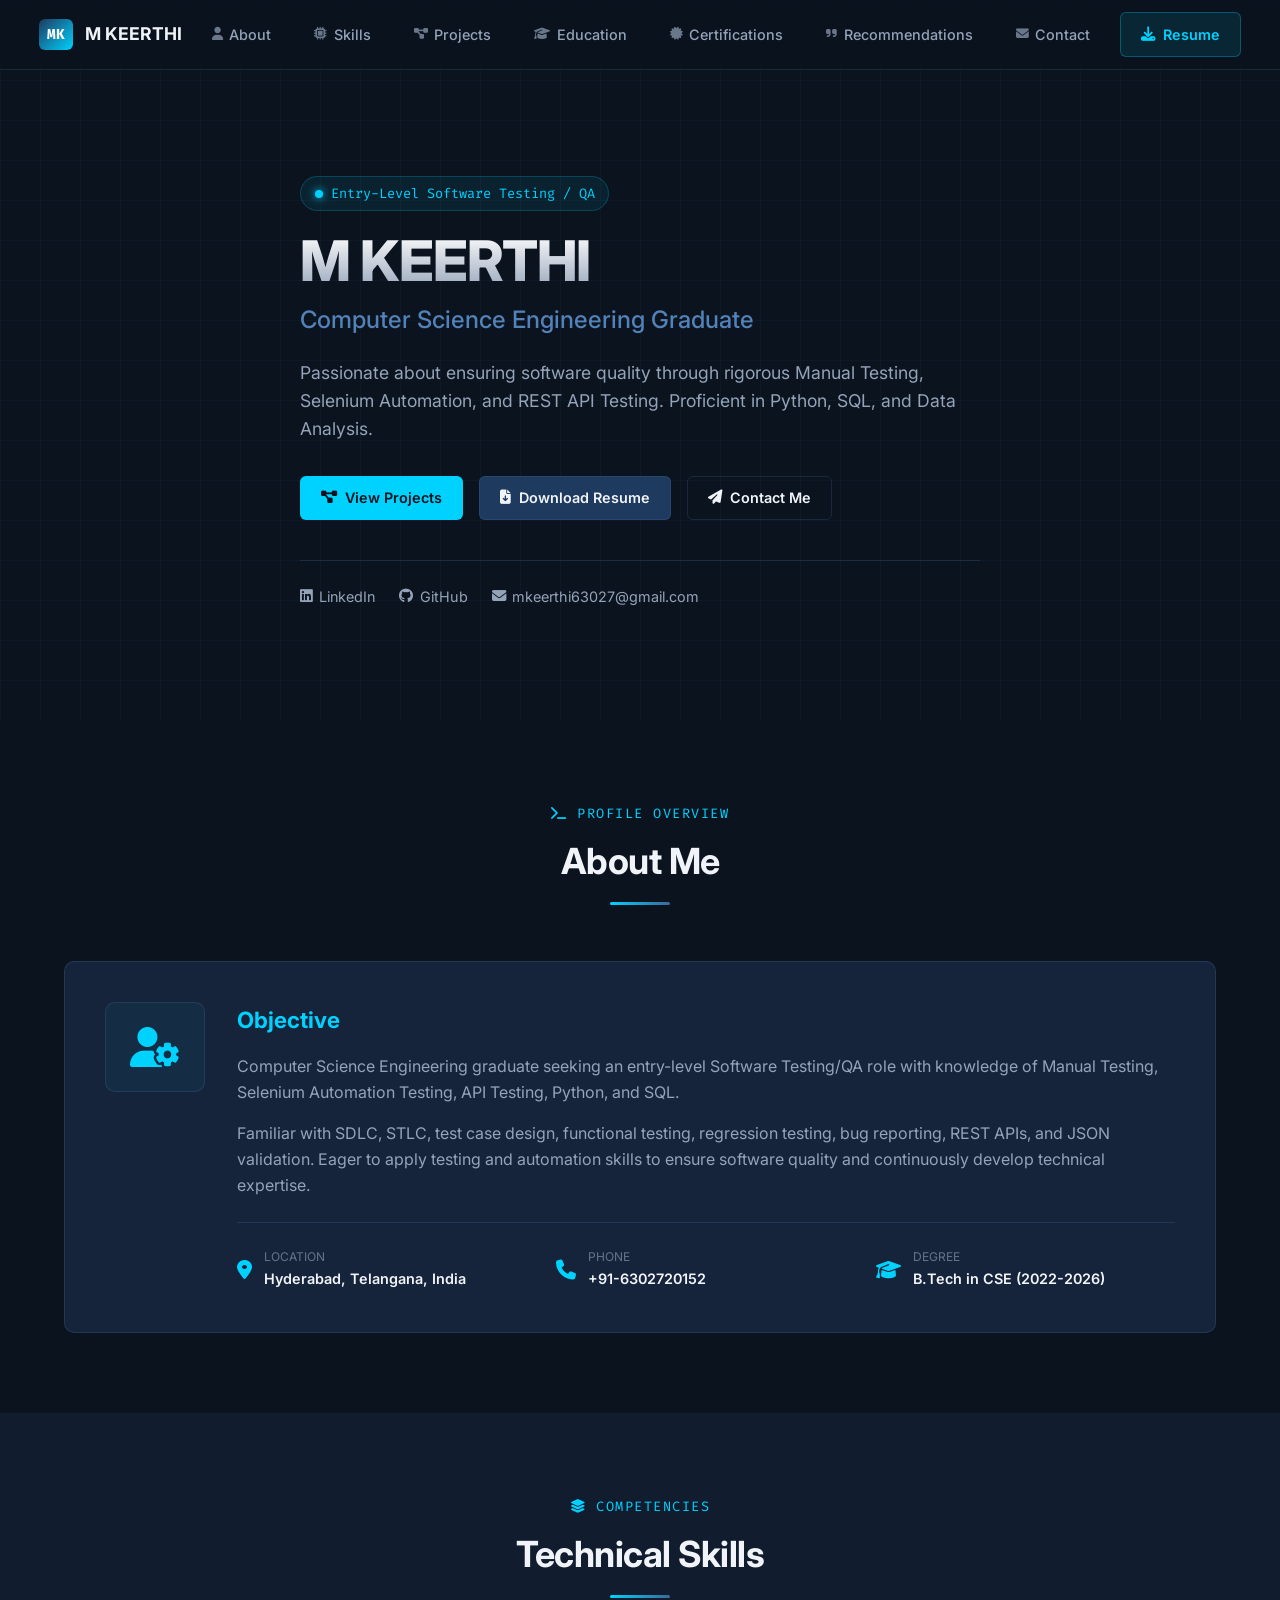
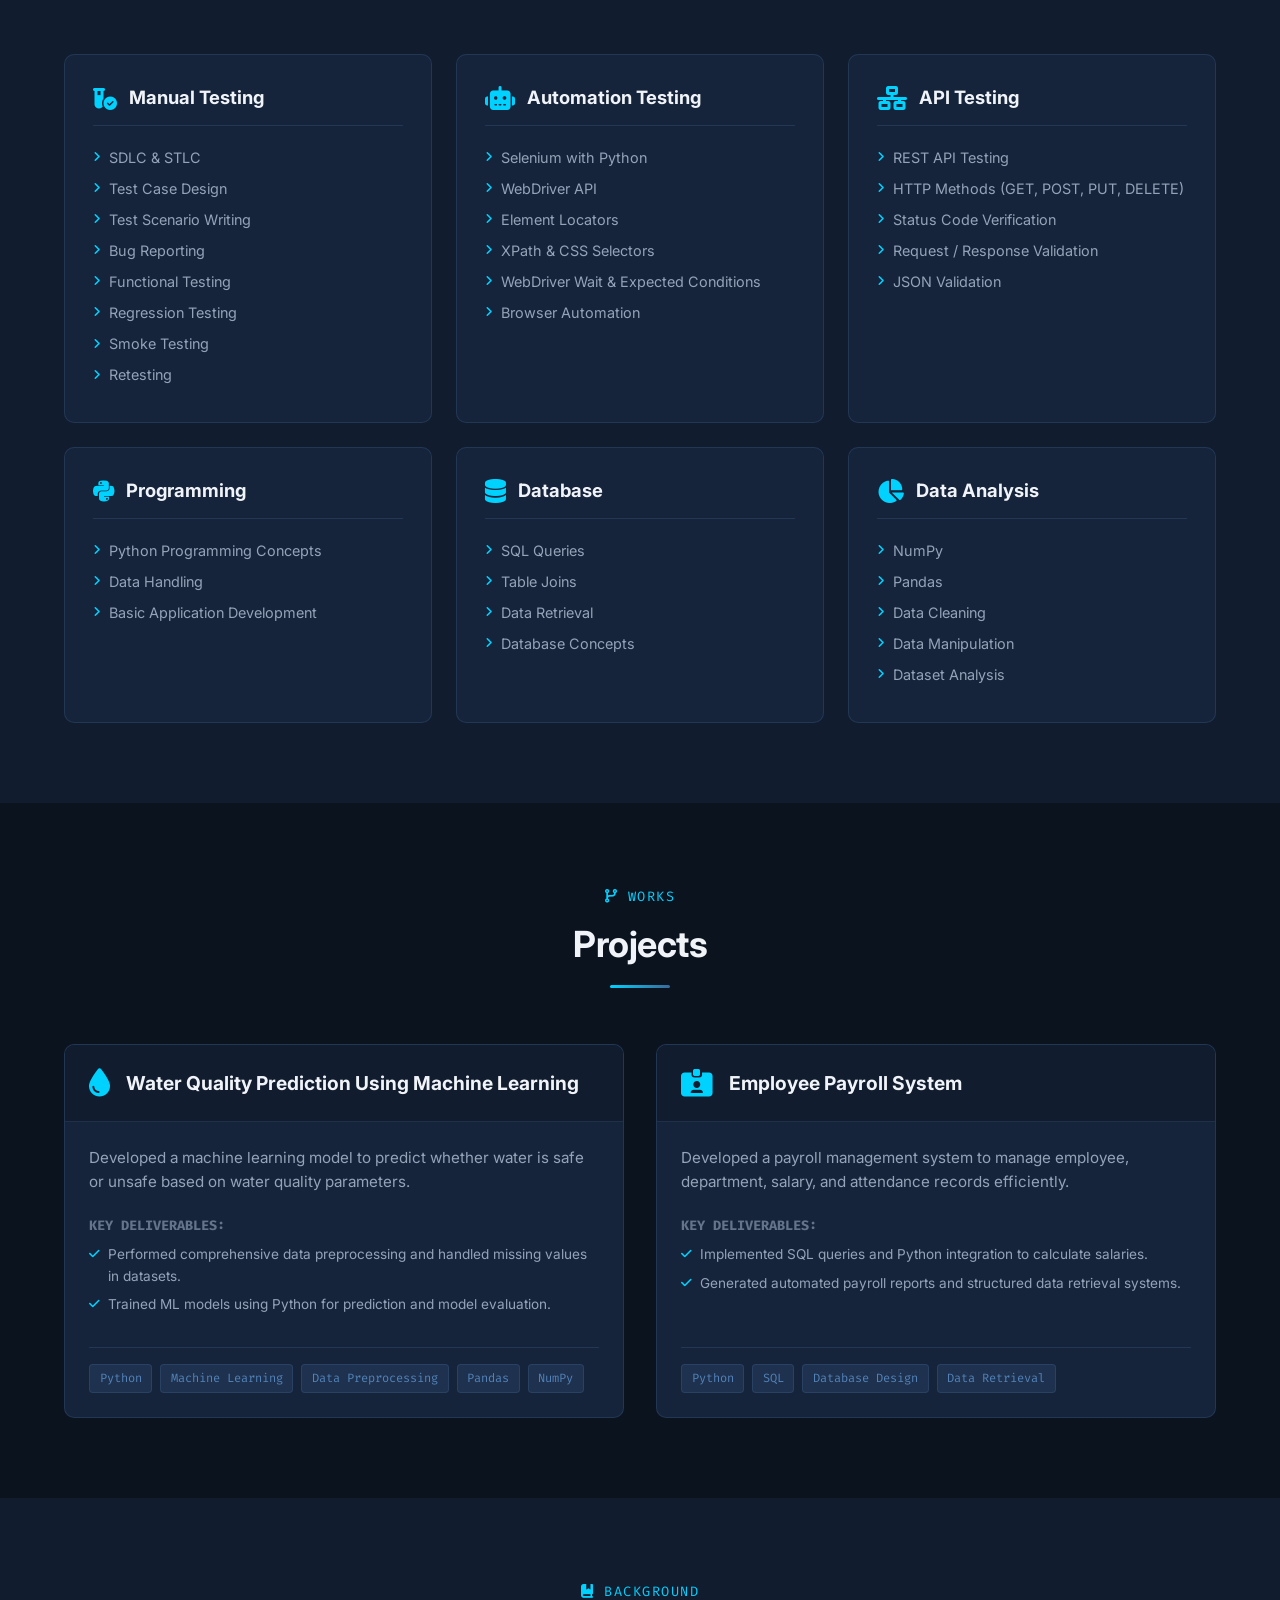
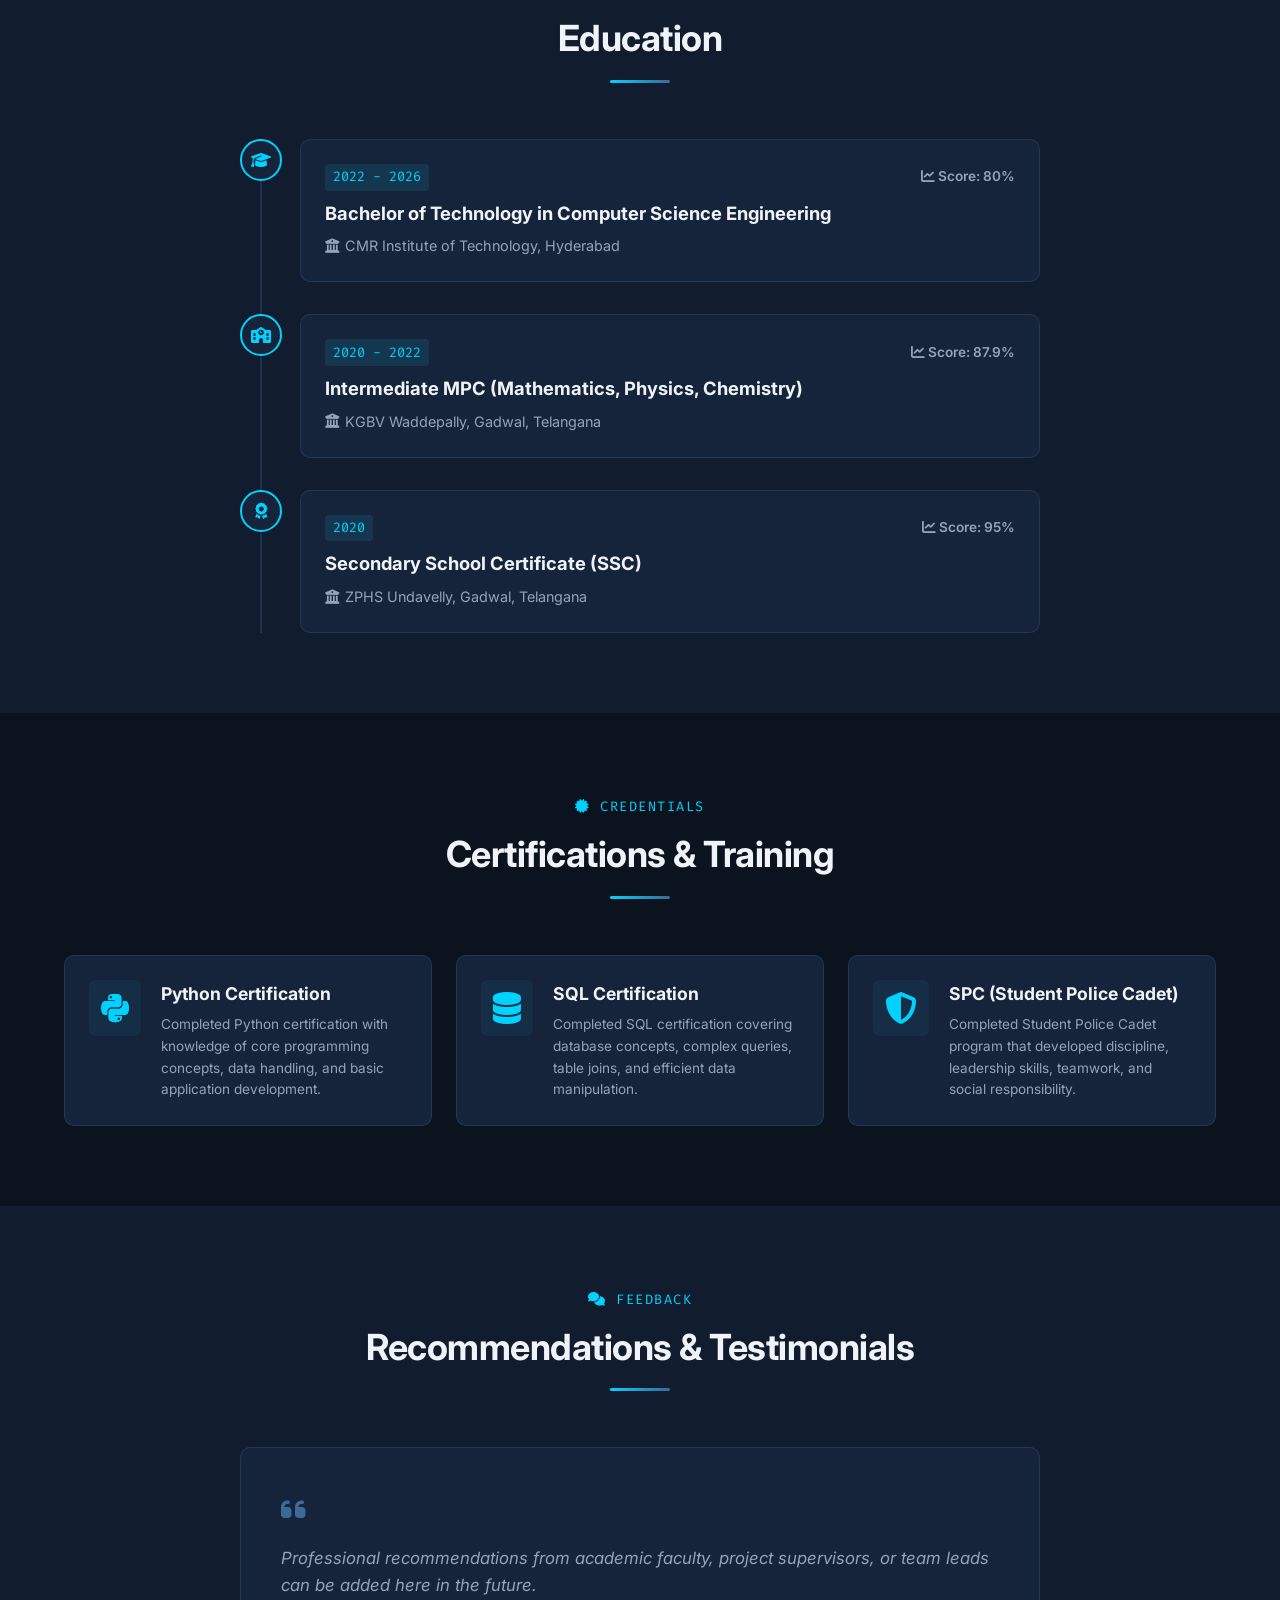
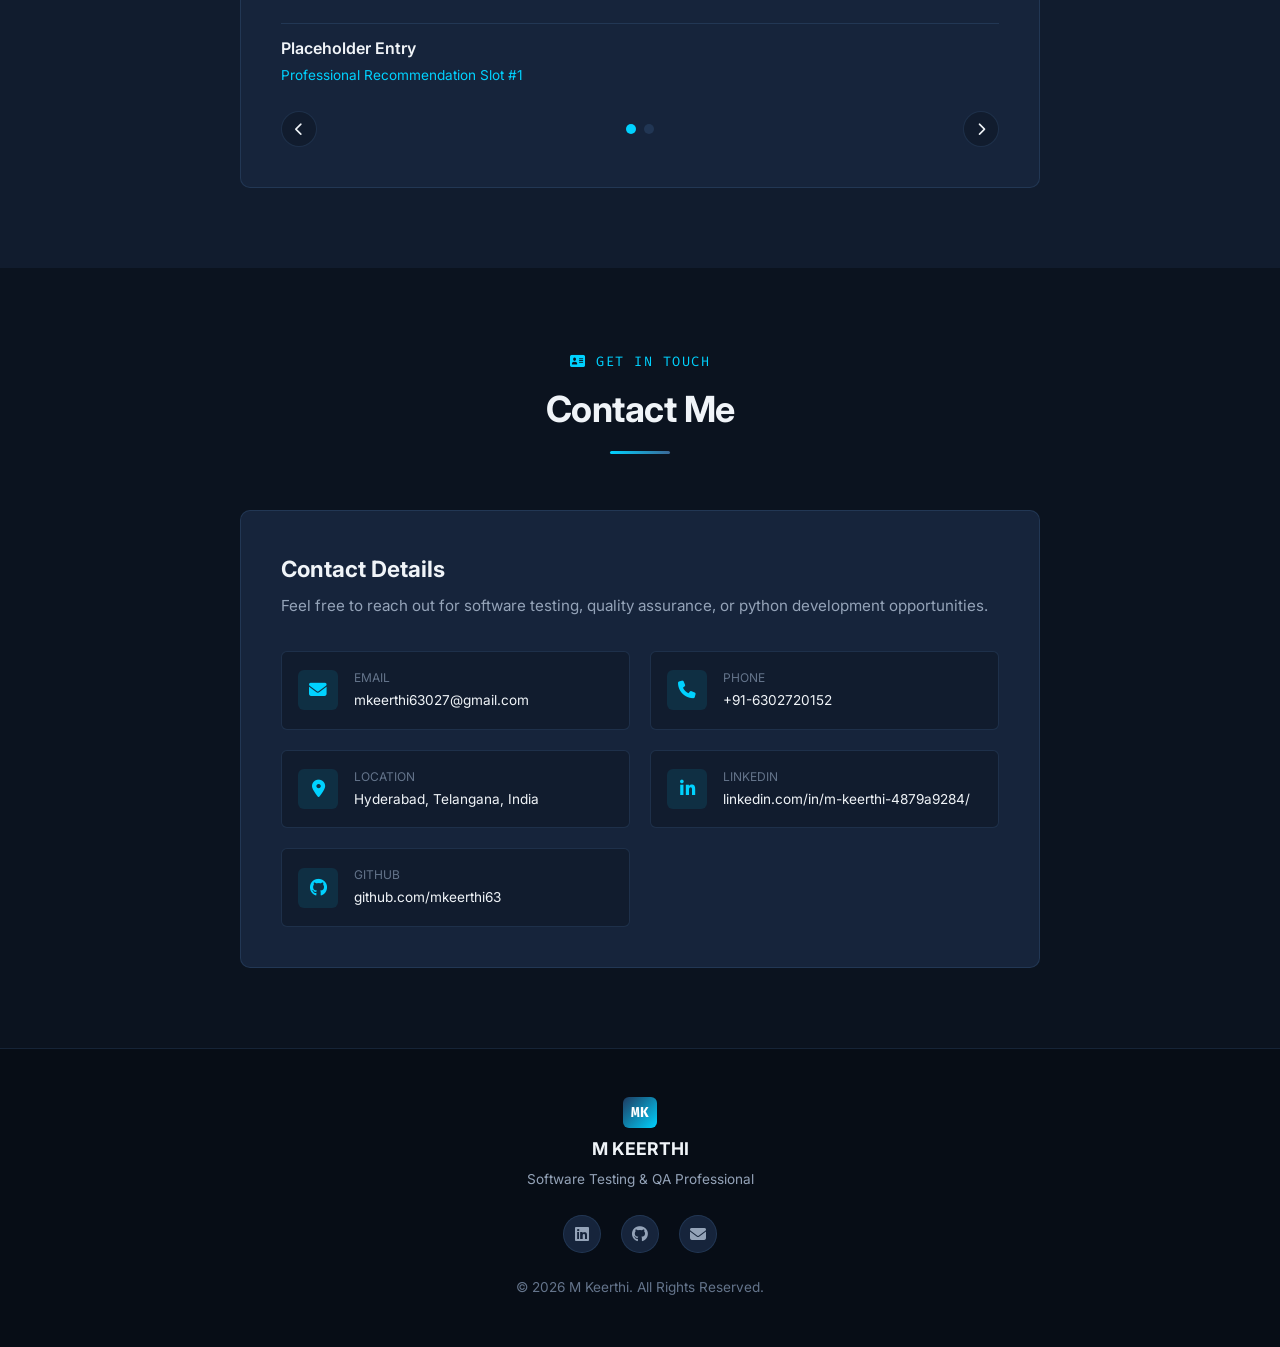
<file: index.html>
<!DOCTYPE html>
<html lang="en">
<head>
    <meta charset="UTF-8">
    <meta name="viewport" content="width=device-width, initial-scale=1.0">
    <meta name="description" content="Portfolio of M Keerthi - Computer Science Engineering graduate seeking entry-level Software Testing/QA roles with skills in Manual Testing, Selenium, API Testing, Python, and SQL.">
    <meta name="keywords" content="M Keerthi, Software Testing, QA, Selenium, API Testing, Manual Testing, Python, SQL, Portfolio">
    <meta name="author" content="M Keerthi">
    
    <!-- Open Graph Metadata -->
    <meta property="og:title" content="M Keerthi | Software Testing & QA Portfolio">
    <meta property="og:description" content="Portfolio of M Keerthi - CSE Graduate specializing in Software Testing, Automation, and Data Analysis.">
    <meta property="og:type" content="website">

    <title>M Keerthi | Software Testing & QA Portfolio</title>

    <!-- Font Awesome Icons CDN -->
    <link rel="stylesheet" href="https://cdnjs.cloudflare.com/ajax/libs/font-awesome/6.5.1/css/all.min.css" integrity="sha512-DTOQO9RWCH3ppGqcWaEA1BIZOC6xxalwEsw9c2QQeAIftl+Vegovlnee1c9QX4TctnWMn13TZye+giMm8e2LwA==" crossorigin="anonymous" referrerpolicy="no-referrer" />

    <!-- Google Fonts -->
    <link rel="preconnect" href="https://fonts.googleapis.com">
    <link rel="preconnect" href="https://fonts.gstatic.com" crossorigin>
    <link href="https://fonts.googleapis.com/css2?family=Fira+Code:wght@400;500;600&family=Inter:wght@300;400;500;600;700&display=swap" rel="stylesheet">

    <!-- Stylesheet -->
    <link rel="stylesheet" href="index.css">
</head>
<body>

    <!-- Fixed Header / Navigation -->
    <header class="navbar-header" id="navbar">
        <div class="nav-container">
            <a href="#hero" class="nav-logo" aria-label="Home">
                <span class="logo-badge">MK</span>
                <span class="logo-text">M KEERTHI</span>
            </a>
            
            <nav class="nav-menu" id="nav-menu">
                <ul class="nav-list">
                    <li><a href="#about" class="nav-link"><i class="fa-solid fa-user nav-icon"></i>About</a></li>
                    <li><a href="#skills" class="nav-link"><i class="fa-solid fa-microchip nav-icon"></i>Skills</a></li>
                    <li><a href="#projects" class="nav-link"><i class="fa-solid fa-diagram-project nav-icon"></i>Projects</a></li>
                    <li><a href="#education" class="nav-link"><i class="fa-solid fa-graduation-cap nav-icon"></i>Education</a></li>
                    <li><a href="#certifications" class="nav-link"><i class="fa-solid fa-certificate nav-icon"></i>Certifications</a></li>
                    <li><a href="#testimonials" class="nav-link"><i class="fa-solid fa-quote-right nav-icon"></i>Recommendations</a></li>
                    <li><a href="#contact" class="nav-link"><i class="fa-solid fa-envelope nav-icon"></i>Contact</a></li>
                </ul>
            </nav>

            <div class="nav-actions">
                <a href="Keerthi/KEERTHIM.pdf" class="btn btn-nav" download="M_Keerthi_Resume.pdf" aria-label="Download Resume PDF">
                    <i class="fa-solid fa-download"></i> <span>Resume</span>
                </a>
                <button class="hamburger-menu" id="hamburger" aria-label="Toggle Navigation Menu">
                    <i class="fa-solid fa-bars"></i>
                </button>
            </div>
        </div>
    </header>

    <main id="main-content">
        <!-- Hero Section -->
        <section id="hero" class="hero-section">
            <div class="hero-bg-grid"></div>
            <div class="container hero-container">
                <div class="hero-content reveal-element">
                    <div class="status-badge">
                        <span class="status-dot"></span> Entry-Level Software Testing / QA
                    </div>
                    <h1 class="hero-title">M KEERTHI</h1>
                    <h2 class="hero-subtitle">Computer Science Engineering Graduate</h2>
                    <p class="hero-description">
                        Passionate about ensuring software quality through rigorous Manual Testing, Selenium Automation, and REST API Testing. Proficient in Python, SQL, and Data Analysis.
                    </p>
                    <div class="hero-buttons">
                        <a href="#projects" class="btn btn-primary">
                            <i class="fa-solid fa-diagram-project"></i> View Projects
                        </a>
                        <a href="Keerthi/KEERTHIM.pdf" class="btn btn-secondary" download="M_Keerthi_Resume.pdf">
                            <i class="fa-solid fa-file-arrow-down"></i> Download Resume
                        </a>
                        <a href="#contact" class="btn btn-outline">
                            <i class="fa-solid fa-paper-plane"></i> Contact Me
                        </a>
                    </div>
                    <div class="hero-socials">
                        <a href="https://www.linkedin.com/in/m-keerthi-4879a9284/" target="_blank" rel="noopener noreferrer" aria-label="LinkedIn Profile">
                            <i class="fa-brands fa-linkedin"></i> LinkedIn
                        </a>
                        <a href="https://github.com/mkeerthi63" target="_blank" rel="noopener noreferrer" aria-label="GitHub Profile">
                            <i class="fa-brands fa-github"></i> GitHub
                        </a>
                        <a href="mailto:mkeerthi63027@gmail.com" aria-label="Send Email">
                            <i class="fa-solid fa-envelope"></i> mkeerthi63027@gmail.com
                        </a>
                    </div>
                </div>
            </div>
        </section>

        <!-- About Section -->
        <section id="about" class="section-padding">
            <div class="container">
                <div class="section-header reveal-element">
                    <span class="section-tag"><i class="fa-solid fa-terminal"></i> PROFILE OVERVIEW</span>
                    <h2 class="section-title">About Me</h2>
                    <div class="section-divider"></div>
                </div>
                
                <div class="about-card reveal-element">
                    <div class="about-icon-box">
                        <i class="fa-solid fa-user-gear"></i>
                    </div>
                    <div class="about-body">
                        <h3 class="about-heading">Objective</h3>
                        <p class="about-text">
                            Computer Science Engineering graduate seeking an entry-level Software Testing/QA role with knowledge of Manual Testing, Selenium Automation Testing, API Testing, Python, and SQL.
                        </p>
                        <p class="about-text">
                            Familiar with SDLC, STLC, test case design, functional testing, regression testing, bug reporting, REST APIs, and JSON validation. Eager to apply testing and automation skills to ensure software quality and continuously develop technical expertise.
                        </p>
                        <div class="about-highlights">
                            <div class="highlight-item">
                                <i class="fa-solid fa-location-dot"></i>
                                <div>
                                    <span class="hl-label">Location</span>
                                    <span class="hl-val">Hyderabad, Telangana, India</span>
                                </div>
                            </div>
                            <div class="highlight-item">
                                <i class="fa-solid fa-phone"></i>
                                <div>
                                    <span class="hl-label">Phone</span>
                                    <span class="hl-val">+91-6302720152</span>
                                </div>
                            </div>
                            <div class="highlight-item">
                                <i class="fa-solid fa-graduation-cap"></i>
                                <div>
                                    <span class="hl-label">Degree</span>
                                    <span class="hl-val">B.Tech in CSE (2022-2026)</span>
                                </div>
                            </div>
                        </div>
                    </div>
                </div>
            </div>
        </section>

        <!-- Technical Skills Section -->
        <section id="skills" class="section-padding bg-alt">
            <div class="container">
                <div class="section-header reveal-element">
                    <span class="section-tag"><i class="fa-solid fa-layer-group"></i> COMPETENCIES</span>
                    <h2 class="section-title">Technical Skills</h2>
                    <div class="section-divider"></div>
                </div>

                <div class="skills-grid">
                    <!-- Manual Testing Card -->
                    <div class="skill-card reveal-element">
                        <div class="skill-card-header">
                            <i class="fa-solid fa-vial-circle-check skill-icon"></i>
                            <h3>Manual Testing</h3>
                        </div>
                        <ul class="skill-list">
                            <li><i class="fa-solid fa-angle-right"></i> SDLC & STLC</li>
                            <li><i class="fa-solid fa-angle-right"></i> Test Case Design</li>
                            <li><i class="fa-solid fa-angle-right"></i> Test Scenario Writing</li>
                            <li><i class="fa-solid fa-angle-right"></i> Bug Reporting</li>
                            <li><i class="fa-solid fa-angle-right"></i> Functional Testing</li>
                            <li><i class="fa-solid fa-angle-right"></i> Regression Testing</li>
                            <li><i class="fa-solid fa-angle-right"></i> Smoke Testing</li>
                            <li><i class="fa-solid fa-angle-right"></i> Retesting</li>
                        </ul>
                    </div>

                    <!-- Automation Testing Card -->
                    <div class="skill-card reveal-element">
                        <div class="skill-card-header">
                            <i class="fa-solid fa-robot skill-icon"></i>
                            <h3>Automation Testing</h3>
                        </div>
                        <ul class="skill-list">
                            <li><i class="fa-solid fa-angle-right"></i> Selenium with Python</li>
                            <li><i class="fa-solid fa-angle-right"></i> WebDriver API</li>
                            <li><i class="fa-solid fa-angle-right"></i> Element Locators</li>
                            <li><i class="fa-solid fa-angle-right"></i> XPath & CSS Selectors</li>
                            <li><i class="fa-solid fa-angle-right"></i> WebDriver Wait & Expected Conditions</li>
                            <li><i class="fa-solid fa-angle-right"></i> Browser Automation</li>
                        </ul>
                    </div>

                    <!-- API Testing Card -->
                    <div class="skill-card reveal-element">
                        <div class="skill-card-header">
                            <i class="fa-solid fa-network-wired skill-icon"></i>
                            <h3>API Testing</h3>
                        </div>
                        <ul class="skill-list">
                            <li><i class="fa-solid fa-angle-right"></i> REST API Testing</li>
                            <li><i class="fa-solid fa-angle-right"></i> HTTP Methods (GET, POST, PUT, DELETE)</li>
                            <li><i class="fa-solid fa-angle-right"></i> Status Code Verification</li>
                            <li><i class="fa-solid fa-angle-right"></i> Request / Response Validation</li>
                            <li><i class="fa-solid fa-angle-right"></i> JSON Validation</li>
                        </ul>
                    </div>

                    <!-- Programming Card -->
                    <div class="skill-card reveal-element">
                        <div class="skill-card-header">
                            <i class="fa-brands fa-python skill-icon"></i>
                            <h3>Programming</h3>
                        </div>
                        <ul class="skill-list">
                            <li><i class="fa-solid fa-angle-right"></i> Python Programming Concepts</li>
                            <li><i class="fa-solid fa-angle-right"></i> Data Handling</li>
                            <li><i class="fa-solid fa-angle-right"></i> Basic Application Development</li>
                        </ul>
                    </div>

                    <!-- Database Card -->
                    <div class="skill-card reveal-element">
                        <div class="skill-card-header">
                            <i class="fa-solid fa-database skill-icon"></i>
                            <h3>Database</h3>
                        </div>
                        <ul class="skill-list">
                            <li><i class="fa-solid fa-angle-right"></i> SQL Queries</li>
                            <li><i class="fa-solid fa-angle-right"></i> Table Joins</li>
                            <li><i class="fa-solid fa-angle-right"></i> Data Retrieval</li>
                            <li><i class="fa-solid fa-angle-right"></i> Database Concepts</li>
                        </ul>
                    </div>

                    <!-- Data Analysis Card -->
                    <div class="skill-card reveal-element">
                        <div class="skill-card-header">
                            <i class="fa-solid fa-chart-pie skill-icon"></i>
                            <h3>Data Analysis</h3>
                        </div>
                        <ul class="skill-list">
                            <li><i class="fa-solid fa-angle-right"></i> NumPy</li>
                            <li><i class="fa-solid fa-angle-right"></i> Pandas</li>
                            <li><i class="fa-solid fa-angle-right"></i> Data Cleaning</li>
                            <li><i class="fa-solid fa-angle-right"></i> Data Manipulation</li>
                            <li><i class="fa-solid fa-angle-right"></i> Dataset Analysis</li>
                        </ul>
                    </div>
                </div>
            </div>
        </section>

        <!-- Projects Section -->
        <section id="projects" class="section-padding">
            <div class="container">
                <div class="section-header reveal-element">
                    <span class="section-tag"><i class="fa-solid fa-code-branch"></i> WORKS</span>
                    <h2 class="section-title">Projects</h2>
                    <div class="section-divider"></div>
                </div>

                <div class="projects-grid">
                    <!-- Project 1 -->
                    <div class="project-card reveal-element">
                        <div class="project-header">
                            <i class="fa-solid fa-droplet project-type-icon"></i>
                            <h3 class="project-title">Water Quality Prediction Using Machine Learning</h3>
                        </div>
                        <div class="project-body">
                            <p class="project-description">
                                Developed a machine learning model to predict whether water is safe or unsafe based on water quality parameters.
                            </p>
                            <div class="project-details">
                                <h4>Key Deliverables:</h4>
                                <ul>
                                    <li><i class="fa-solid fa-check"></i> Performed comprehensive data preprocessing and handled missing values in datasets.</li>
                                    <li><i class="fa-solid fa-check"></i> Trained ML models using Python for prediction and model evaluation.</li>
                                </ul>
                            </div>
                            <div class="tech-tags">
                                <span class="tag">Python</span>
                                <span class="tag">Machine Learning</span>
                                <span class="tag">Data Preprocessing</span>
                                <span class="tag">Pandas</span>
                                <span class="tag">NumPy</span>
                            </div>
                        </div>
                    </div>

                    <!-- Project 2 -->
                    <div class="project-card reveal-element">
                        <div class="project-header">
                            <i class="fa-solid fa-id-card-clip project-type-icon"></i>
                            <h3 class="project-title">Employee Payroll System</h3>
                        </div>
                        <div class="project-body">
                            <p class="project-description">
                                Developed a payroll management system to manage employee, department, salary, and attendance records efficiently.
                            </p>
                            <div class="project-details">
                                <h4>Key Deliverables:</h4>
                                <ul>
                                    <li><i class="fa-solid fa-check"></i> Implemented SQL queries and Python integration to calculate salaries.</li>
                                    <li><i class="fa-solid fa-check"></i> Generated automated payroll reports and structured data retrieval systems.</li>
                                </ul>
                            </div>
                            <div class="tech-tags">
                                <span class="tag">Python</span>
                                <span class="tag">SQL</span>
                                <span class="tag">Database Design</span>
                                <span class="tag">Data Retrieval</span>
                            </div>
                        </div>
                    </div>
                </div>
            </div>
        </section>

        <!-- Education Section -->
        <section id="education" class="section-padding bg-alt">
            <div class="container">
                <div class="section-header reveal-element">
                    <span class="section-tag"><i class="fa-solid fa-book-bookmark"></i> BACKGROUND</span>
                    <h2 class="section-title">Education</h2>
                    <div class="section-divider"></div>
                </div>

                <div class="education-timeline reveal-element">
                    <!-- Degree 1 -->
                    <div class="timeline-card">
                        <div class="timeline-badge"><i class="fa-solid fa-graduation-cap"></i></div>
                        <div class="timeline-content">
                            <div class="timeline-meta">
                                <span class="timeline-year">2022 - 2026</span>
                                <span class="timeline-score"><i class="fa-solid fa-chart-line"></i> Score: 80%</span>
                            </div>
                            <h3 class="edu-degree">Bachelor of Technology in Computer Science Engineering</h3>
                            <p class="edu-institution"><i class="fa-solid fa-building-columns"></i> CMR Institute of Technology, Hyderabad</p>
                        </div>
                    </div>

                    <!-- Degree 2 -->
                    <div class="timeline-card">
                        <div class="timeline-badge"><i class="fa-solid fa-school"></i></div>
                        <div class="timeline-content">
                            <div class="timeline-meta">
                                <span class="timeline-year">2020 - 2022</span>
                                <span class="timeline-score"><i class="fa-solid fa-chart-line"></i> Score: 87.9%</span>
                            </div>
                            <h3 class="edu-degree">Intermediate MPC (Mathematics, Physics, Chemistry)</h3>
                            <p class="edu-institution"><i class="fa-solid fa-building-columns"></i> KGBV Waddepally, Gadwal, Telangana</p>
                        </div>
                    </div>

                    <!-- Degree 3 -->
                    <div class="timeline-card">
                        <div class="timeline-badge"><i class="fa-solid fa-award"></i></div>
                        <div class="timeline-content">
                            <div class="timeline-meta">
                                <span class="timeline-year">2020</span>
                                <span class="timeline-score"><i class="fa-solid fa-chart-line"></i> Score: 95%</span>
                            </div>
                            <h3 class="edu-degree">Secondary School Certificate (SSC)</h3>
                            <p class="edu-institution"><i class="fa-solid fa-building-columns"></i> ZPHS Undavelly, Gadwal, Telangana</p>
                        </div>
                    </div>
                </div>
            </div>
        </section>

        <!-- Certifications & Extra Section -->
        <section id="certifications" class="section-padding">
            <div class="container">
                <div class="section-header reveal-element">
                    <span class="section-tag"><i class="fa-solid fa-certificate"></i> CREDENTIALS</span>
                    <h2 class="section-title">Certifications & Training</h2>
                    <div class="section-divider"></div>
                </div>

                <div class="certifications-grid">
                    <!-- Cert 1 -->
                    <div class="cert-card reveal-element">
                        <div class="cert-icon"><i class="fa-brands fa-python"></i></div>
                        <div class="cert-content">
                            <h3 class="cert-title">Python Certification</h3>
                            <p class="cert-desc">
                                Completed Python certification with knowledge of core programming concepts, data handling, and basic application development.
                            </p>
                        </div>
                    </div>

                    <!-- Cert 2 -->
                    <div class="cert-card reveal-element">
                        <div class="cert-icon"><i class="fa-solid fa-database"></i></div>
                        <div class="cert-content">
                            <h3 class="cert-title">SQL Certification</h3>
                            <p class="cert-desc">
                                Completed SQL certification covering database concepts, complex queries, table joins, and efficient data manipulation.
                            </p>
                        </div>
                    </div>

                    <!-- Cert 3 -->
                    <div class="cert-card reveal-element">
                        <div class="cert-icon"><i class="fa-solid fa-shield-halved"></i></div>
                        <div class="cert-content">
                            <h3 class="cert-title">SPC (Student Police Cadet)</h3>
                            <p class="cert-desc">
                                Completed Student Police Cadet program that developed discipline, leadership skills, teamwork, and social responsibility.
                            </p>
                        </div>
                    </div>
                </div>
            </div>
        </section>

        <!-- Testimonials Carousel Section (Placeholder Component Requirement) -->
        <section id="testimonials" class="section-padding bg-alt">
            <div class="container">
                <div class="section-header reveal-element">
                    <span class="section-tag"><i class="fa-solid fa-comments"></i> FEEDBACK</span>
                    <h2 class="section-title">Recommendations & Testimonials</h2>
                    <div class="section-divider"></div>
                </div>

                <div class="carousel-container reveal-element">
                    <div class="testimonial-carousel" id="testimonialCarousel">
                        <!-- Card 1 -->
                        <div class="testimonial-card active">
                            <div class="testimonial-quote-icon"><i class="fa-solid fa-quote-left"></i></div>
                            <p class="testimonial-text">
                                Professional recommendations from academic faculty, project supervisors, or team leads can be added here in the future.
                            </p>
                            <div class="testimonial-author">
                                <span class="author-name">Placeholder Entry</span>
                                <span class="author-title">Professional Recommendation Slot #1</span>
                            </div>
                        </div>

                        <!-- Card 2 -->
                        <div class="testimonial-card">
                            <div class="testimonial-quote-icon"><i class="fa-solid fa-quote-left"></i></div>
                            <p class="testimonial-text">
                                Endorsements for quality assurance testing, code reliability, and analytical capabilities can be featured in this section.
                            </p>
                            <div class="testimonial-author">
                                <span class="author-name">Placeholder Entry</span>
                                <span class="author-title">Professional Recommendation Slot #2</span>
                            </div>
                        </div>
                    </div>

                    <!-- Carousel Controls -->
                    <div class="carousel-controls">
                        <button class="carousel-btn" id="prevTestimonial" aria-label="Previous Testimonial">
                            <i class="fa-solid fa-chevron-left"></i>
                        </button>
                        <div class="carousel-indicators" id="carouselIndicators">
                            <span class="indicator active" data-slide="0"></span>
                            <span class="indicator" data-slide="1"></span>
                        </div>
                        <button class="carousel-btn" id="nextTestimonial" aria-label="Next Testimonial">
                            <i class="fa-solid fa-chevron-right"></i>
                        </button>
                    </div>
                </div>
            </div>
        </section>

        <!-- Contact Section -->
        <section id="contact" class="section-padding">
            <div class="container">
                <div class="section-header reveal-element">
                    <span class="section-tag"><i class="fa-solid fa-address-card"></i> GET IN TOUCH</span>
                    <h2 class="section-title">Contact Me</h2>
                    <div class="section-divider"></div>
                </div>

                <div class="contact-grid">
                    <div class="contact-info-card reveal-element">
                        <h3>Contact Details</h3>
                        <p>Feel free to reach out for software testing, quality assurance, or python development opportunities.</p>

                        <div class="contact-list">
                            <a href="mailto:mkeerthi63027@gmail.com" class="contact-item">
                                <div class="contact-icon"><i class="fa-solid fa-envelope"></i></div>
                                <div>
                                    <span class="contact-label">Email</span>
                                    <span class="contact-val">mkeerthi63027@gmail.com</span>
                                </div>
                            </a>

                            <a href="tel:+916302720152" class="contact-item">
                                <div class="contact-icon"><i class="fa-solid fa-phone"></i></div>
                                <div>
                                    <span class="contact-label">Phone</span>
                                    <span class="contact-val">+91-6302720152</span>
                                </div>
                            </a>

                            <div class="contact-item">
                                <div class="contact-icon"><i class="fa-solid fa-location-dot"></i></div>
                                <div>
                                    <span class="contact-label">Location</span>
                                    <span class="contact-val">Hyderabad, Telangana, India</span>
                                </div>
                            </div>

                            <a href="https://www.linkedin.com/in/m-keerthi-4879a9284/" target="_blank" rel="noopener noreferrer" class="contact-item">
                                <div class="contact-icon"><i class="fa-brands fa-linkedin-in"></i></div>
                                <div>
                                    <span class="contact-label">LinkedIn</span>
                                    <span class="contact-val">linkedin.com/in/m-keerthi-4879a9284/</span>
                                </div>
                            </a>

                            <a href="https://github.com/mkeerthi63" target="_blank" rel="noopener noreferrer" class="contact-item">
                                <div class="contact-icon"><i class="fa-brands fa-github"></i></div>
                                <div>
                                    <span class="contact-label">GitHub</span>
                                    <span class="contact-val">github.com/mkeerthi63</span>
                                </div>
                            </a>
                        </div>
                    </div>
                </div>
            </div>
        </section>
    </main>

    <!-- Footer -->
    <footer class="site-footer">
        <div class="container footer-container">
            <div class="footer-brand">
                <span class="logo-badge">MK</span>
                <span class="footer-name">M KEERTHI</span>
                <p class="footer-role">Software Testing & QA Professional</p>
            </div>
            
            <div class="footer-links">
                <a href="https://www.linkedin.com/in/m-keerthi-4879a9284/" target="_blank" rel="noopener noreferrer" aria-label="LinkedIn"><i class="fa-brands fa-linkedin"></i></a>
                <a href="https://github.com/mkeerthi63" target="_blank" rel="noopener noreferrer" aria-label="GitHub"><i class="fa-brands fa-github"></i></a>
                <a href="mailto:mkeerthi63027@gmail.com" aria-label="Email"><i class="fa-solid fa-envelope"></i></a>
            </div>

            <div class="footer-copyright">
                <p>&copy; <span id="currentYear"></span> M Keerthi. All Rights Reserved.</p>
            </div>
        </div>
    </footer>

    <script src="index.js"></script>
</body>
</html>
</file>
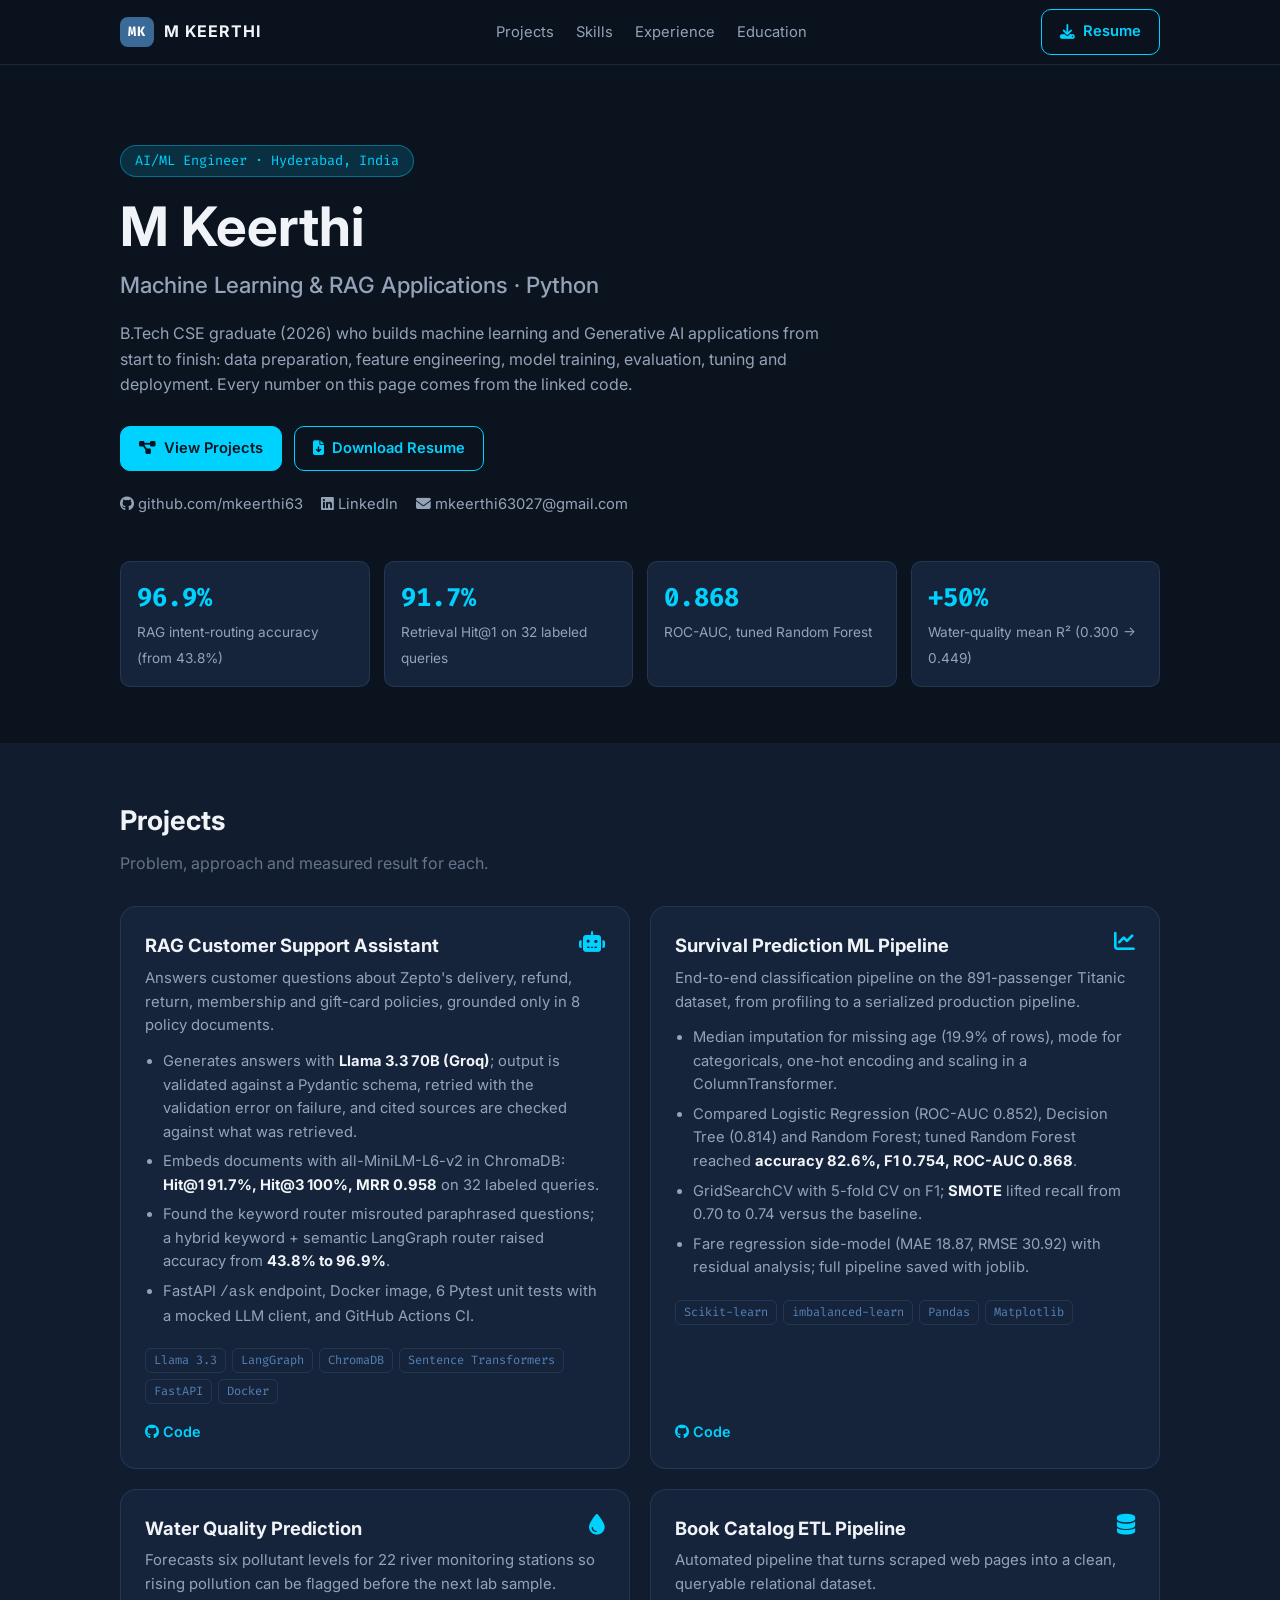
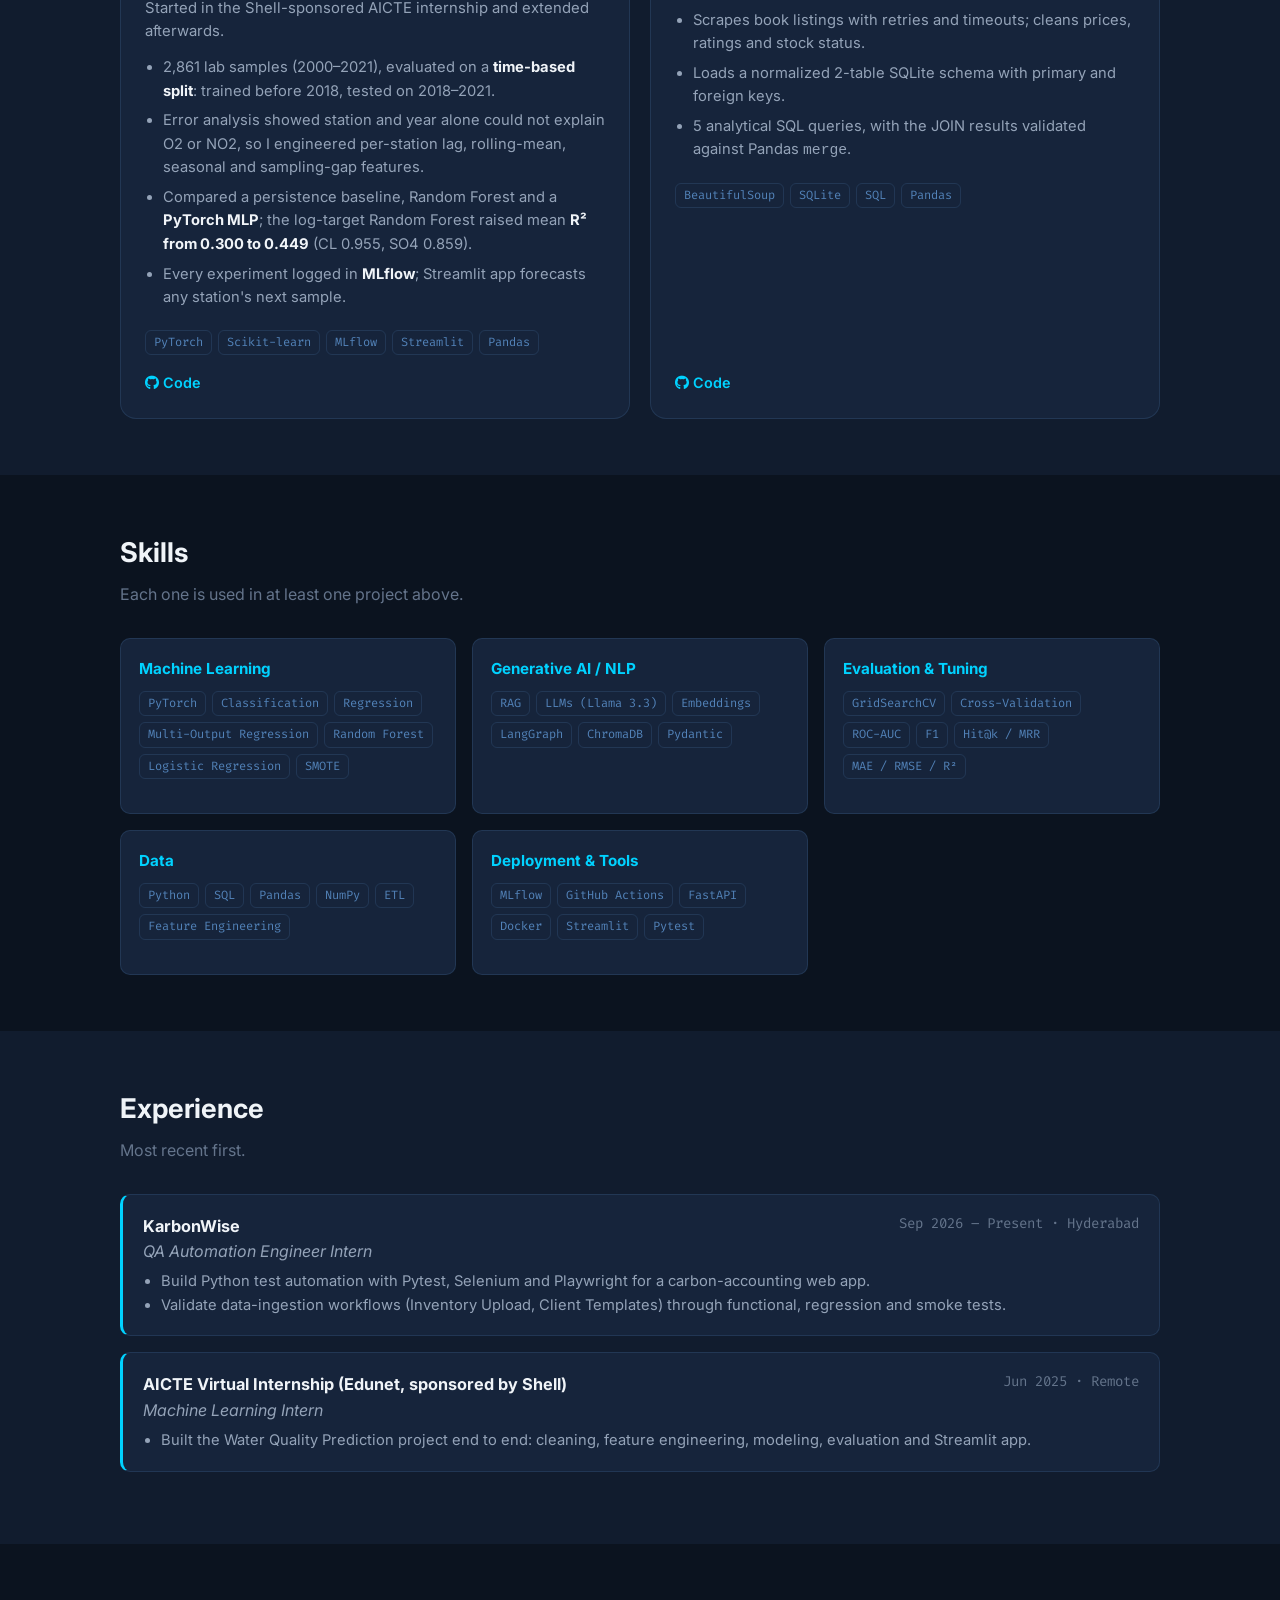
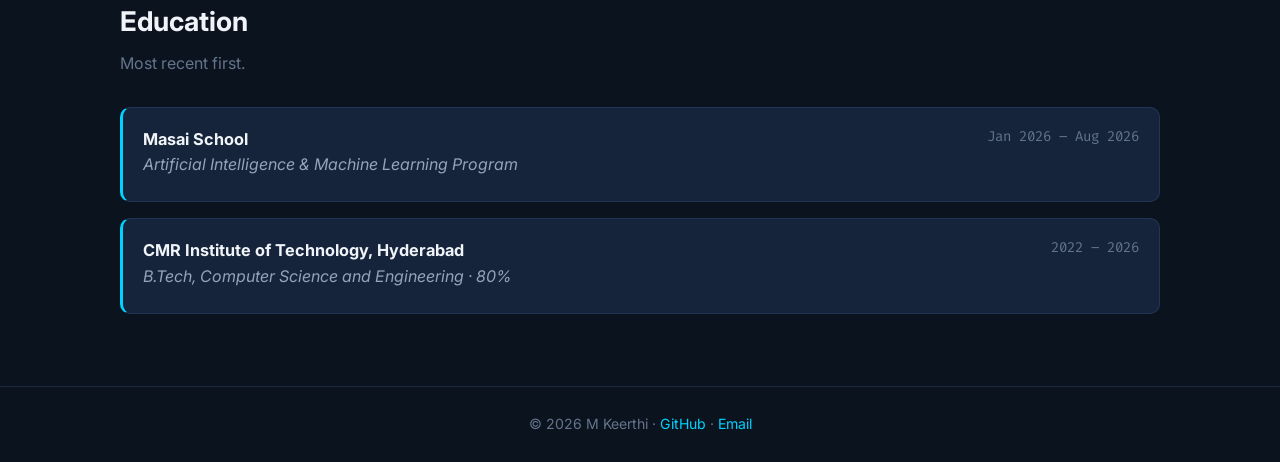
<file: ai-ml.html>
<!DOCTYPE html>
<html lang="en">
<head>
    <meta charset="UTF-8">
    <meta name="viewport" content="width=device-width, initial-scale=1.0">
    <meta name="description" content="AI/ML portfolio of M Keerthi - machine learning pipelines, RAG applications with Llama 3.3, LangGraph and ChromaDB, model evaluation and deployment.">
    <meta name="author" content="M Keerthi">
    <meta property="og:title" content="M Keerthi | AI/ML Engineer Portfolio">
    <meta property="og:description" content="Machine learning and RAG projects with measured results.">
    <meta property="og:type" content="website">
    <title>M Keerthi | AI/ML Engineer Portfolio</title>

    <link rel="stylesheet" href="https://cdnjs.cloudflare.com/ajax/libs/font-awesome/6.5.1/css/all.min.css" integrity="sha512-DTOQO9RWCH3ppGqcWaEA1BIZOC6xxalwEsw9c2QQeAIftl+Vegovlnee1c9QX4TctnWMn13TZye+giMm8e2LwA==" crossorigin="anonymous" referrerpolicy="no-referrer" />
    <link rel="preconnect" href="https://fonts.googleapis.com">
    <link rel="preconnect" href="https://fonts.gstatic.com" crossorigin>
    <link href="https://fonts.googleapis.com/css2?family=Fira+Code:wght@400;500;600&family=Inter:wght@300;400;500;600;700&display=swap" rel="stylesheet">

    <style>
        :root {
            --bg-primary: #0b131f;
            --bg-secondary: #111c2e;
            --bg-card: #16243b;
            --steel-blue: #3b6998;
            --steel-blue-light: #5282b8;
            --accent-blue: #00d2ff;
            --accent-glow: rgba(0, 210, 255, 0.15);
            --text-primary: #f0f4f8;
            --text-secondary: #94a3b8;
            --text-muted: #64748b;
            --border-color: rgba(82, 130, 184, 0.2);
            --border-color-hover: rgba(0, 210, 255, 0.4);
            --font-main: 'Inter', system-ui, -apple-system, sans-serif;
            --font-code: 'Fira Code', monospace;
            --radius-md: 10px;
            --radius-lg: 16px;
        }
        * { margin: 0; padding: 0; box-sizing: border-box; }
        html { scroll-behavior: smooth; scroll-padding-top: 70px; }
        body { background: var(--bg-primary); color: var(--text-primary); font-family: var(--font-main); line-height: 1.6; overflow-x: hidden; }
        a { color: var(--accent-blue); text-decoration: none; }
        a:hover { color: var(--steel-blue-light); }
        .container { max-width: 1080px; margin: 0 auto; padding: 0 20px; }

        header { position: sticky; top: 0; z-index: 10; background: rgba(11, 19, 31, 0.92); backdrop-filter: blur(8px); border-bottom: 1px solid var(--border-color); }
        .nav { display: flex; align-items: center; justify-content: space-between; height: 64px; gap: 16px; }
        .logo { display: flex; align-items: center; gap: 10px; color: var(--text-primary); font-weight: 700; letter-spacing: 1px; }
        .logo-badge { background: var(--steel-blue); color: #fff; border-radius: 8px; padding: 4px 8px; font-family: var(--font-code); font-size: 0.85rem; }
        .nav-links { display: flex; gap: 22px; list-style: none; }
        .nav-links a { color: var(--text-secondary); font-size: 0.92rem; }
        .nav-links a:hover { color: var(--accent-blue); }

        .btn { display: inline-flex; align-items: center; gap: 8px; padding: 10px 18px; border-radius: var(--radius-md); font-weight: 600; font-size: 0.92rem; border: 1px solid var(--accent-blue); }
        .btn-primary { background: var(--accent-blue); color: var(--bg-primary); }
        .btn-primary:hover { background: transparent; color: var(--accent-blue); }
        .btn-outline { color: var(--accent-blue); }
        .btn-outline:hover { background: var(--accent-glow); color: var(--accent-blue); }

        .hero { padding-top: 80px; padding-bottom: 56px; }
        .tag { display: inline-block; font-family: var(--font-code); font-size: 0.85rem; color: var(--accent-blue); background: var(--accent-glow); border: 1px solid var(--border-color-hover); border-radius: 999px; padding: 4px 14px; margin-bottom: 18px; }
        .hero h1 { font-size: clamp(2.2rem, 6vw, 3.4rem); line-height: 1.15; }
        .hero h2 { font-size: clamp(1.1rem, 3vw, 1.4rem); color: var(--text-secondary); font-weight: 500; margin: 10px 0 18px; }
        .hero p { max-width: 720px; color: var(--text-secondary); }
        .hero-actions { display: flex; flex-wrap: wrap; gap: 12px; margin-top: 28px; }
        .socials { display: flex; flex-wrap: wrap; gap: 18px; margin-top: 22px; font-size: 0.92rem; }
        .socials a { color: var(--text-secondary); }
        .socials a:hover { color: var(--accent-blue); }

        .metrics { display: grid; grid-template-columns: repeat(auto-fit, minmax(160px, 1fr)); gap: 14px; margin-top: 44px; }
        .metric { background: var(--bg-card); border: 1px solid var(--border-color); border-radius: var(--radius-md); padding: 16px; }
        .metric b { display: block; font-size: 1.6rem; color: var(--accent-blue); font-family: var(--font-code); }
        .metric span { color: var(--text-secondary); font-size: 0.85rem; }

        section { padding: 56px 0; }
        section.alt { background: var(--bg-secondary); }
        .section-title { font-size: 1.7rem; margin-bottom: 8px; }
        .section-sub { color: var(--text-muted); margin-bottom: 30px; }

        .projects { display: grid; grid-template-columns: repeat(auto-fit, minmax(min(100%, 470px), 1fr)); gap: 20px; }
        .card { background: var(--bg-card); border: 1px solid var(--border-color); border-radius: var(--radius-lg); padding: 24px; display: flex; flex-direction: column; transition: border-color 0.3s, transform 0.3s; }
        .card:hover { border-color: var(--border-color-hover); transform: translateY(-3px); }
        .card-top { display: flex; justify-content: space-between; align-items: flex-start; gap: 12px; margin-bottom: 6px; }
        .card h3 { font-size: 1.15rem; }
        .card-icon { color: var(--accent-blue); font-size: 1.3rem; }
        .card .problem { color: var(--text-secondary); font-size: 0.93rem; margin-bottom: 12px; }
        .card ul { padding-left: 18px; color: var(--text-secondary); font-size: 0.92rem; margin-bottom: 14px; }
        .card li { margin-bottom: 6px; }
        .card li b { color: var(--text-primary); }
        .chips { display: flex; flex-wrap: wrap; gap: 6px; margin-bottom: 16px; }
        .chip { font-family: var(--font-code); font-size: 0.75rem; color: var(--steel-blue-light); border: 1px solid var(--border-color); border-radius: 6px; padding: 2px 8px; }
        .card-links { margin-top: auto; display: flex; gap: 18px; font-size: 0.9rem; font-weight: 600; }

        .skills { display: grid; grid-template-columns: repeat(auto-fit, minmax(min(100%, 300px), 1fr)); gap: 16px; }
        .skill-group { background: var(--bg-card); border: 1px solid var(--border-color); border-radius: var(--radius-md); padding: 18px; }
        .skill-group h4 { color: var(--accent-blue); margin-bottom: 10px; font-size: 0.95rem; }

        .timeline-item { background: var(--bg-card); border: 1px solid var(--border-color); border-left: 3px solid var(--accent-blue); border-radius: var(--radius-md); padding: 18px 20px; margin-bottom: 16px; }
        .timeline-head { display: flex; flex-wrap: wrap; justify-content: space-between; gap: 6px; }
        .timeline-item h4 { font-size: 1.02rem; }
        .timeline-item .meta { color: var(--text-muted); font-size: 0.88rem; font-family: var(--font-code); }
        .timeline-item .role { color: var(--text-secondary); font-style: italic; margin-bottom: 6px; }
        .timeline-item ul { padding-left: 18px; color: var(--text-secondary); font-size: 0.92rem; }

        footer { border-top: 1px solid var(--border-color); padding: 26px 0; color: var(--text-muted); font-size: 0.88rem; text-align: center; }

        @media (max-width: 720px) {
            .nav-links { display: none; }
            .hero { padding-top: 48px; padding-bottom: 40px; }
        }
    </style>
</head>
<body>

<header>
    <div class="container nav">
        <a href="#top" class="logo"><span class="logo-badge">MK</span> M KEERTHI</a>
        <ul class="nav-links">
            <li><a href="#projects">Projects</a></li>
            <li><a href="#skills">Skills</a></li>
            <li><a href="#experience">Experience</a></li>
            <li><a href="#education">Education</a></li>
        </ul>
        <a class="btn btn-outline" href="Keerthi/M_Keerthi_AI_ML_Resume.pdf" download><i class="fa-solid fa-download"></i> Resume</a>
    </div>
</header>

<main id="top">
    <div class="container hero">
        <span class="tag">AI/ML Engineer · Hyderabad, India</span>
        <h1>M Keerthi</h1>
        <h2>Machine Learning &amp; RAG Applications · Python</h2>
        <p>B.Tech CSE graduate (2026) who builds machine learning and Generative AI applications from start to finish: data preparation, feature engineering, model training, evaluation, tuning and deployment. Every number on this page comes from the linked code.</p>
        <div class="hero-actions">
            <a class="btn btn-primary" href="#projects"><i class="fa-solid fa-diagram-project"></i> View Projects</a>
            <a class="btn btn-outline" href="Keerthi/M_Keerthi_AI_ML_Resume.pdf" download><i class="fa-solid fa-file-arrow-down"></i> Download Resume</a>
        </div>
        <div class="socials">
            <a href="https://github.com/mkeerthi63" target="_blank" rel="noopener"><i class="fa-brands fa-github"></i> github.com/mkeerthi63</a>
            <a href="https://linkedin.com/in/m-keerthi-4879a9284" target="_blank" rel="noopener"><i class="fa-brands fa-linkedin"></i> LinkedIn</a>
            <a href="mailto:mkeerthi63027@gmail.com"><i class="fa-solid fa-envelope"></i> mkeerthi63027@gmail.com</a>
        </div>

        <div class="metrics">
            <div class="metric"><b>96.9%</b><span>RAG intent-routing accuracy (from 43.8%)</span></div>
            <div class="metric"><b>91.7%</b><span>Retrieval Hit@1 on 32 labeled queries</span></div>
            <div class="metric"><b>0.868</b><span>ROC-AUC, tuned Random Forest</span></div>
            <div class="metric"><b>+50%</b><span>Water-quality mean R² (0.300 &rarr; 0.449)</span></div>
        </div>
    </div>

    <section id="projects" class="alt">
        <div class="container">
            <h2 class="section-title">Projects</h2>
            <p class="section-sub">Problem, approach and measured result for each.</p>
            <div class="projects">

                <article class="card">
                    <div class="card-top"><h3>RAG Customer Support Assistant</h3><i class="fa-solid fa-robot card-icon"></i></div>
                    <p class="problem">Answers customer questions about Zepto's delivery, refund, return, membership and gift-card policies, grounded only in 8 policy documents.</p>
                    <ul>
                        <li>Generates answers with <b>Llama 3.3 70B (Groq)</b>; output is validated against a Pydantic schema, retried with the validation error on failure, and cited sources are checked against what was retrieved.</li>
                        <li>Embeds documents with all-MiniLM-L6-v2 in ChromaDB: <b>Hit@1 91.7%, Hit@3 100%, MRR 0.958</b> on 32 labeled queries.</li>
                        <li>Found the keyword router misrouted paraphrased questions; a hybrid keyword + semantic LangGraph router raised accuracy from <b>43.8% to 96.9%</b>.</li>
                        <li>FastAPI <code>/ask</code> endpoint, Docker image, 6 Pytest unit tests with a mocked LLM client, and GitHub Actions CI.</li>
                    </ul>
                    <div class="chips"><span class="chip">Llama 3.3</span><span class="chip">LangGraph</span><span class="chip">ChromaDB</span><span class="chip">Sentence Transformers</span><span class="chip">FastAPI</span><span class="chip">Docker</span></div>
                    <div class="card-links"><a href="https://github.com/mkeerthi63/support_assistant" target="_blank" rel="noopener"><i class="fa-brands fa-github"></i> Code</a></div>
                </article>

                <article class="card">
                    <div class="card-top"><h3>Survival Prediction ML Pipeline</h3><i class="fa-solid fa-chart-line card-icon"></i></div>
                    <p class="problem">End-to-end classification pipeline on the 891-passenger Titanic dataset, from profiling to a serialized production pipeline.</p>
                    <ul>
                        <li>Median imputation for missing age (19.9% of rows), mode for categoricals, one-hot encoding and scaling in a ColumnTransformer.</li>
                        <li>Compared Logistic Regression (ROC-AUC 0.852), Decision Tree (0.814) and Random Forest; tuned Random Forest reached <b>accuracy 82.6%, F1 0.754, ROC-AUC 0.868</b>.</li>
                        <li>GridSearchCV with 5-fold CV on F1; <b>SMOTE</b> lifted recall from 0.70 to 0.74 versus the baseline.</li>
                        <li>Fare regression side-model (MAE 18.87, RMSE 30.92) with residual analysis; full pipeline saved with joblib.</li>
                    </ul>
                    <div class="chips"><span class="chip">Scikit-learn</span><span class="chip">imbalanced-learn</span><span class="chip">Pandas</span><span class="chip">Matplotlib</span></div>
                    <div class="card-links"><a href="https://github.com/mkeerthi63/Capstone_Project/tree/main/analytics" target="_blank" rel="noopener"><i class="fa-brands fa-github"></i> Code</a></div>
                </article>

                <article class="card">
                    <div class="card-top"><h3>Water Quality Prediction</h3><i class="fa-solid fa-droplet card-icon"></i></div>
                    <p class="problem">Forecasts six pollutant levels for 22 river monitoring stations so rising pollution can be flagged before the next lab sample. Started in the Shell-sponsored AICTE internship and extended afterwards.</p>
                    <ul>
                        <li>2,861 lab samples (2000&ndash;2021), evaluated on a <b>time-based split</b>: trained before 2018, tested on 2018&ndash;2021.</li>
                        <li>Error analysis showed station and year alone could not explain O2 or NO2, so I engineered per-station lag, rolling-mean, seasonal and sampling-gap features.</li>
                        <li>Compared a persistence baseline, Random Forest and a <b>PyTorch MLP</b>; the log-target Random Forest raised mean <b>R² from 0.300 to 0.449</b> (CL 0.955, SO4 0.859).</li>
                        <li>Every experiment logged in <b>MLflow</b>; Streamlit app forecasts any station's next sample.</li>
                    </ul>
                    <div class="chips"><span class="chip">PyTorch</span><span class="chip">Scikit-learn</span><span class="chip">MLflow</span><span class="chip">Streamlit</span><span class="chip">Pandas</span></div>
                    <div class="card-links"><a href="https://github.com/mkeerthi63/Water-Quality-Prediction" target="_blank" rel="noopener"><i class="fa-brands fa-github"></i> Code</a></div>
                </article>

                <article class="card">
                    <div class="card-top"><h3>Book Catalog ETL Pipeline</h3><i class="fa-solid fa-database card-icon"></i></div>
                    <p class="problem">Automated pipeline that turns scraped web pages into a clean, queryable relational dataset.</p>
                    <ul>
                        <li>Scrapes book listings with retries and timeouts; cleans prices, ratings and stock status.</li>
                        <li>Loads a normalized 2-table SQLite schema with primary and foreign keys.</li>
                        <li>5 analytical SQL queries, with the JOIN results validated against Pandas <code>merge</code>.</li>
                    </ul>
                    <div class="chips"><span class="chip">BeautifulSoup</span><span class="chip">SQLite</span><span class="chip">SQL</span><span class="chip">Pandas</span></div>
                    <div class="card-links"><a href="https://github.com/mkeerthi63/Capstone_Project/tree/main/data_pipeline" target="_blank" rel="noopener"><i class="fa-brands fa-github"></i> Code</a></div>
                </article>

            </div>
        </div>
    </section>

    <section id="skills">
        <div class="container">
            <h2 class="section-title">Skills</h2>
            <p class="section-sub">Each one is used in at least one project above.</p>
            <div class="skills">
                <div class="skill-group"><h4>Machine Learning</h4><div class="chips"><span class="chip">PyTorch</span><span class="chip">Classification</span><span class="chip">Regression</span><span class="chip">Multi-Output Regression</span><span class="chip">Random Forest</span><span class="chip">Logistic Regression</span><span class="chip">SMOTE</span></div></div>
                <div class="skill-group"><h4>Generative AI / NLP</h4><div class="chips"><span class="chip">RAG</span><span class="chip">LLMs (Llama 3.3)</span><span class="chip">Embeddings</span><span class="chip">LangGraph</span><span class="chip">ChromaDB</span><span class="chip">Pydantic</span></div></div>
                <div class="skill-group"><h4>Evaluation &amp; Tuning</h4><div class="chips"><span class="chip">GridSearchCV</span><span class="chip">Cross-Validation</span><span class="chip">ROC-AUC</span><span class="chip">F1</span><span class="chip">Hit@k / MRR</span><span class="chip">MAE / RMSE / R²</span></div></div>
                <div class="skill-group"><h4>Data</h4><div class="chips"><span class="chip">Python</span><span class="chip">SQL</span><span class="chip">Pandas</span><span class="chip">NumPy</span><span class="chip">ETL</span><span class="chip">Feature Engineering</span></div></div>
                <div class="skill-group"><h4>Deployment &amp; Tools</h4><div class="chips"><span class="chip">MLflow</span><span class="chip">GitHub Actions</span><span class="chip">FastAPI</span><span class="chip">Docker</span><span class="chip">Streamlit</span><span class="chip">Pytest</span></div></div>
            </div>
        </div>
    </section>

    <section id="experience" class="alt">
        <div class="container">
            <h2 class="section-title">Experience</h2>
            <p class="section-sub">Most recent first.</p>
            <div class="timeline-item">
                <div class="timeline-head"><h4>KarbonWise</h4><span class="meta">Sep 2026 – Present · Hyderabad</span></div>
                <div class="role">QA Automation Engineer Intern</div>
                <ul>
                    <li>Build Python test automation with Pytest, Selenium and Playwright for a carbon-accounting web app.</li>
                    <li>Validate data-ingestion workflows (Inventory Upload, Client Templates) through functional, regression and smoke tests.</li>
                </ul>
            </div>
            <div class="timeline-item">
                <div class="timeline-head"><h4>AICTE Virtual Internship (Edunet, sponsored by Shell)</h4><span class="meta">Jun 2025 · Remote</span></div>
                <div class="role">Machine Learning Intern</div>
                <ul>
                    <li>Built the Water Quality Prediction project end to end: cleaning, feature engineering, modeling, evaluation and Streamlit app.</li>
                </ul>
            </div>
        </div>
    </section>

    <section id="education">
        <div class="container">
            <h2 class="section-title">Education</h2>
            <p class="section-sub">Most recent first.</p>
            <div class="timeline-item">
                <div class="timeline-head"><h4>Masai School</h4><span class="meta">Jan 2026 – Aug 2026</span></div>
                <div class="role">Artificial Intelligence &amp; Machine Learning Program</div>
            </div>
            <div class="timeline-item">
                <div class="timeline-head"><h4>CMR Institute of Technology, Hyderabad</h4><span class="meta">2022 – 2026</span></div>
                <div class="role">B.Tech, Computer Science and Engineering · 80%</div>
            </div>
        </div>
    </section>
</main>

<footer>
    <div class="container">© 2026 M Keerthi · <a href="https://github.com/mkeerthi63">GitHub</a> · <a href="mailto:mkeerthi63027@gmail.com">Email</a></div>
</footer>

</body>
</html>
</file>
<file: index.css>
/* Custom CSS Variables - Dark Steel Blue Futuristic Theme */
:root {
    --bg-primary: #0b131f;
    --bg-secondary: #111c2e;
    --bg-card: #16243b;
    --bg-card-hover: #1c2e4a;
    
    --steel-blue-dark: #1e3a5f;
    --steel-blue: #3b6998;
    --steel-blue-light: #5282b8;
    
    --accent-blue: #00d2ff;
    --accent-glow: rgba(0, 210, 255, 0.15);
    
    --text-primary: #f0f4f8;
    --text-secondary: #94a3b8;
    --text-muted: #64748b;
    
    --border-color: rgba(82, 130, 184, 0.2);
    --border-color-hover: rgba(0, 210, 255, 0.4);
    
    --font-main: 'Inter', system-ui, -apple-system, sans-serif;
    --font-code: 'Fira Code', monospace;
    
    --navbar-height: 70px;
    --transition-speed: 0.3s;
    --radius-sm: 6px;
    --radius-md: 10px;
    --radius-lg: 16px;
}

/* Reset & Base Styles */
* {
    margin: 0;
    padding: 0;
    box-sizing: border-box;
}

html {
    scroll-behavior: smooth;
    scroll-padding-top: var(--navbar-height);
}

body {
    background-color: var(--bg-primary);
    color: var(--text-primary);
    font-family: var(--font-main);
    line-height: 1.6;
    overflow-x: hidden;
}

a {
    color: var(--accent-blue);
    text-decoration: none;
    transition: color var(--transition-speed);
}

a:hover {
    color: var(--steel-blue-light);
}

ul {
    list-style: none;
}

.container {
    max-width: 1200px;
    margin: 0 auto;
    padding: 0 1.5rem;
}

.section-padding {
    padding: 5rem 0;
}

.bg-alt {
    background-color: var(--bg-secondary);
}

/* Typography & Section Headers */
.section-header {
    text-align: center;
    margin-bottom: 3.5rem;
}

.section-tag {
    font-family: var(--font-code);
    color: var(--accent-blue);
    font-size: 0.85rem;
    letter-spacing: 1.5px;
    text-transform: uppercase;
    display: inline-block;
    margin-bottom: 0.5rem;
}

.section-title {
    font-size: 2.25rem;
    font-weight: 700;
    color: var(--text-primary);
    letter-spacing: -0.5px;
}

.section-divider {
    width: 60px;
    height: 3px;
    background: linear-gradient(90deg, var(--accent-blue), var(--steel-blue));
    margin: 0.75rem auto 0;
    border-radius: 2px;
}

/* Navbar */
.navbar-header {
    position: fixed;
    top: 0;
    left: 0;
    width: 100%;
    height: var(--navbar-height);
    background-color: rgba(11, 19, 31, 0.85);
    backdrop-filter: blur(12px);
    -webkit-backdrop-filter: blur(12px);
    border-bottom: 1px solid var(--border-color);
    z-index: 1000;
    transition: background-color var(--transition-speed);
}

.nav-container {
    max-width: 1250px;
    margin: 0 auto;
    padding: 0 1.5rem;
    height: 100%;
    display: flex;
    align-items: center;
    justify-content: space-between;
}

.nav-logo {
    display: flex;
    align-items: center;
    gap: 0.75rem;
    font-weight: 700;
    font-size: 1.1rem;
    color: var(--text-primary);
}

.logo-badge {
    background: linear-gradient(135deg, var(--steel-blue-dark), var(--accent-blue));
    color: #fff;
    font-family: var(--font-code);
    font-weight: 700;
    padding: 0.25rem 0.5rem;
    border-radius: var(--radius-sm);
    font-size: 0.9rem;
}

.nav-list {
    display: flex;
    align-items: center;
    gap: 1.5rem;
}

.nav-link {
    color: var(--text-secondary);
    font-size: 0.9rem;
    font-weight: 500;
    display: flex;
    align-items: center;
    gap: 0.4rem;
    padding: 0.4rem 0.6rem;
    border-radius: var(--radius-sm);
    transition: all var(--transition-speed);
}

.nav-icon {
    font-size: 0.8rem;
    opacity: 0.7;
}

.nav-link:hover, .nav-link.active {
    color: var(--accent-blue);
    background-color: rgba(0, 210, 255, 0.05);
}

.nav-actions {
    display: flex;
    align-items: center;
    gap: 1rem;
}

.hamburger-menu {
    display: none;
    background: none;
    border: none;
    color: var(--text-primary);
    font-size: 1.5rem;
    cursor: pointer;
}

/* Buttons */
.btn {
    display: inline-flex;
    align-items: center;
    justify-content: center;
    gap: 0.5rem;
    padding: 0.6rem 1.25rem;
    font-size: 0.9rem;
    font-weight: 600;
    border-radius: var(--radius-sm);
    cursor: pointer;
    transition: all var(--transition-speed);
    border: 1px solid transparent;
}

.btn-nav {
    background-color: rgba(0, 210, 255, 0.1);
    color: var(--accent-blue);
    border-color: rgba(0, 210, 255, 0.3);
}

.btn-nav:hover {
    background-color: var(--accent-blue);
    color: var(--bg-primary);
}

.btn-primary {
    background-color: var(--accent-blue);
    color: var(--bg-primary);
}

.btn-primary:hover {
    background-color: var(--steel-blue-light);
    color: #fff;
    box-shadow: 0 0 15px var(--accent-glow);
}

.btn-secondary {
    background-color: var(--steel-blue-dark);
    color: var(--text-primary);
    border: 1px solid var(--border-color);
}

.btn-secondary:hover {
    background-color: var(--steel-blue);
    border-color: var(--steel-blue-light);
}

.btn-outline {
    background-color: transparent;
    color: var(--text-primary);
    border: 1px solid var(--border-color);
}

.btn-outline:hover {
    border-color: var(--accent-blue);
    color: var(--accent-blue);
}

/* Hero Section */
.hero-section {
    position: relative;
    padding: 9rem 0 5rem;
    min-height: 80vh;
    display: flex;
    align-items: center;
    overflow: hidden;
}

.hero-bg-grid {
    position: absolute;
    top: 0;
    left: 0;
    width: 100%;
    height: 100%;
    background-image: linear-gradient(rgba(82, 130, 184, 0.05) 1px, transparent 1px),
                      linear-gradient(90deg, rgba(82, 130, 184, 0.05) 1px, transparent 1px);
    background-size: 40px 40px;
    z-index: 1;
}

.hero-container {
    position: relative;
    z-index: 2;
}

.hero-content {
    max-width: 800px;
}

.status-badge {
    display: inline-flex;
    align-items: center;
    gap: 0.5rem;
    padding: 0.35rem 0.85rem;
    background-color: rgba(0, 210, 255, 0.08);
    border: 1px solid rgba(0, 210, 255, 0.2);
    border-radius: 50px;
    font-size: 0.85rem;
    color: var(--accent-blue);
    font-family: var(--font-code);
    margin-bottom: 1.25rem;
}

.status-dot {
    width: 8px;
    height: 8px;
    background-color: var(--accent-blue);
    border-radius: 50%;
    box-shadow: 0 0 8px var(--accent-blue);
}

.hero-title {
    font-size: 3.5rem;
    font-weight: 800;
    letter-spacing: -1px;
    line-height: 1.1;
    margin-bottom: 0.5rem;
    background: linear-gradient(180deg, #ffffff 0%, var(--text-secondary) 100%);
    -webkit-background-clip: text;
    -webkit-text-fill-color: transparent;
}

.hero-subtitle {
    font-size: 1.5rem;
    font-weight: 500;
    color: var(--steel-blue-light);
    margin-bottom: 1.25rem;
}

.hero-description {
    font-size: 1.1rem;
    color: var(--text-secondary);
    margin-bottom: 2rem;
    max-width: 680px;
}

.hero-buttons {
    display: flex;
    flex-wrap: wrap;
    gap: 1rem;
    margin-bottom: 2.5rem;
}

.hero-socials {
    display: flex;
    flex-wrap: wrap;
    gap: 1.5rem;
    padding-top: 1.5rem;
    border-top: 1px solid var(--border-color);
}

.hero-socials a {
    color: var(--text-secondary);
    font-size: 0.9rem;
    display: flex;
    align-items: center;
    gap: 0.4rem;
}

.hero-socials a:hover {
    color: var(--accent-blue);
}

/* About Section */
.about-card {
    background-color: var(--bg-card);
    border: 1px solid var(--border-color);
    border-radius: var(--radius-md);
    padding: 2.5rem;
    display: flex;
    gap: 2rem;
    align-items: flex-start;
}

.about-icon-box {
    background: rgba(0, 210, 255, 0.05);
    border: 1px solid var(--border-color);
    color: var(--accent-blue);
    font-size: 2.5rem;
    padding: 1.5rem;
    border-radius: var(--radius-md);
    display: flex;
    align-items: center;
    justify-content: center;
}

.about-body {
    flex: 1;
}

.about-heading {
    font-size: 1.4rem;
    margin-bottom: 1rem;
    color: var(--accent-blue);
}

.about-text {
    color: var(--text-secondary);
    margin-bottom: 1rem;
}

.about-highlights {
    display: grid;
    grid-template-columns: repeat(auto-fit, minmax(200px, 1fr));
    gap: 1.25rem;
    margin-top: 1.5rem;
    padding-top: 1.5rem;
    border-top: 1px solid var(--border-color);
}

.highlight-item {
    display: flex;
    align-items: center;
    gap: 0.75rem;
}

.highlight-item i {
    color: var(--accent-blue);
    font-size: 1.25rem;
}

.hl-label {
    display: block;
    font-size: 0.75rem;
    color: var(--text-muted);
    text-transform: uppercase;
}

.hl-val {
    font-size: 0.9rem;
    font-weight: 600;
    color: var(--text-primary);
}

/* Skills Section */
.skills-grid {
    display: grid;
    grid-template-columns: repeat(auto-fit, minmax(320px, 1fr));
    gap: 1.5rem;
}

.skill-card {
    background-color: var(--bg-card);
    border: 1px solid var(--border-color);
    border-radius: var(--radius-md);
    padding: 1.75rem;
    transition: transform var(--transition-speed), border-color var(--transition-speed);
}

.skill-card:hover {
    transform: translateY(-4px);
    border-color: var(--border-color-hover);
    background-color: var(--bg-card-hover);
}

.skill-card-header {
    display: flex;
    align-items: center;
    gap: 0.75rem;
    margin-bottom: 1.25rem;
    padding-bottom: 0.75rem;
    border-bottom: 1px solid var(--border-color);
}

.skill-icon {
    font-size: 1.5rem;
    color: var(--accent-blue);
}

.skill-card-header h3 {
    font-size: 1.15rem;
    color: var(--text-primary);
}

.skill-list li {
    color: var(--text-secondary);
    font-size: 0.9rem;
    margin-bottom: 0.5rem;
    display: flex;
    align-items: center;
    gap: 0.5rem;
}

.skill-list li i {
    color: var(--accent-blue);
    font-size: 0.75rem;
}

/* Projects Section */
.projects-grid {
    display: grid;
    grid-template-columns: repeat(auto-fit, minmax(360px, 1fr));
    gap: 2rem;
}

.project-card {
    background-color: var(--bg-card);
    border: 1px solid var(--border-color);
    border-radius: var(--radius-md);
    overflow: hidden;
    display: flex;
    flex-direction: column;
    transition: all var(--transition-speed);
}

.project-card:hover {
    border-color: var(--border-color-hover);
    transform: translateY(-5px);
    box-shadow: 0 10px 30px rgba(0,0,0,0.3);
}

.project-header {
    background-color: var(--bg-secondary);
    padding: 1.5rem;
    border-bottom: 1px solid var(--border-color);
    display: flex;
    align-items: center;
    gap: 1rem;
}

.project-type-icon {
    font-size: 1.75rem;
    color: var(--accent-blue);
}

.project-title {
    font-size: 1.2rem;
    color: var(--text-primary);
    line-height: 1.3;
}

.project-body {
    padding: 1.5rem;
    display: flex;
    flex-direction: column;
    flex: 1;
}

.project-description {
    color: var(--text-secondary);
    font-size: 0.95rem;
    margin-bottom: 1.25rem;
}

.project-details {
    margin-bottom: 1.5rem;
    flex: 1;
}

.project-details h4 {
    font-size: 0.85rem;
    text-transform: uppercase;
    color: var(--text-muted);
    margin-bottom: 0.5rem;
    font-family: var(--font-code);
}

.project-details ul li {
    color: var(--text-secondary);
    font-size: 0.85rem;
    margin-bottom: 0.4rem;
    display: flex;
    align-items: flex-start;
    gap: 0.5rem;
}

.project-details ul li i {
    color: var(--accent-blue);
    font-size: 0.75rem;
    margin-top: 0.25rem;
}

.tech-tags {
    display: flex;
    flex-wrap: wrap;
    gap: 0.5rem;
    margin-top: auto;
    padding-top: 1rem;
    border-top: 1px solid var(--border-color);
}

.tag {
    background-color: rgba(82, 130, 184, 0.15);
    color: var(--steel-blue-light);
    font-family: var(--font-code);
    font-size: 0.75rem;
    padding: 0.25rem 0.6rem;
    border-radius: 4px;
    border: 1px solid rgba(82, 130, 184, 0.2);
}

/* Education Timeline */
.education-timeline {
    position: relative;
    max-width: 800px;
    margin: 0 auto;
}

.education-timeline::before {
    content: '';
    position: absolute;
    left: 20px;
    top: 0;
    bottom: 0;
    width: 2px;
    background: var(--border-color);
}

.timeline-card {
    position: relative;
    padding-left: 60px;
    margin-bottom: 2rem;
}

.timeline-card:last-child {
    margin-bottom: 0;
}

.timeline-badge {
    position: absolute;
    left: 0;
    top: 0;
    width: 42px;
    height: 42px;
    border-radius: 50%;
    background-color: var(--bg-card);
    border: 2px solid var(--accent-blue);
    color: var(--accent-blue);
    display: flex;
    align-items: center;
    justify-content: center;
    font-size: 1rem;
    z-index: 2;
}

.timeline-content {
    background-color: var(--bg-card);
    border: 1px solid var(--border-color);
    border-radius: var(--radius-md);
    padding: 1.5rem;
}

.timeline-meta {
    display: flex;
    justify-content: space-between;
    align-items: center;
    margin-bottom: 0.5rem;
    font-size: 0.85rem;
}

.timeline-year {
    font-family: var(--font-code);
    color: var(--accent-blue);
    background: rgba(0, 210, 255, 0.1);
    padding: 0.15rem 0.5rem;
    border-radius: 4px;
}

.timeline-score {
    color: var(--text-secondary);
    font-weight: 600;
}

.edu-degree {
    font-size: 1.15rem;
    color: var(--text-primary);
    margin-bottom: 0.4rem;
}

.edu-institution {
    color: var(--text-secondary);
    font-size: 0.9rem;
    display: flex;
    align-items: center;
    gap: 0.4rem;
}

/* Certifications Section */
.certifications-grid {
    display: grid;
    grid-template-columns: repeat(auto-fit, minmax(300px, 1fr));
    gap: 1.5rem;
}

.cert-card {
    background-color: var(--bg-card);
    border: 1px solid var(--border-color);
    border-radius: var(--radius-md);
    padding: 1.5rem;
    display: flex;
    gap: 1.25rem;
    align-items: flex-start;
    transition: border-color var(--transition-speed);
}

.cert-card:hover {
    border-color: var(--accent-blue);
}

.cert-icon {
    font-size: 2rem;
    color: var(--accent-blue);
    background: rgba(0, 210, 255, 0.05);
    padding: 0.75rem;
    border-radius: var(--radius-sm);
    display: flex;
    align-items: center;
    justify-content: center;
}

.cert-title {
    font-size: 1.1rem;
    color: var(--text-primary);
    margin-bottom: 0.4rem;
}

.cert-desc {
    color: var(--text-secondary);
    font-size: 0.85rem;
}

/* Testimonials Carousel Section */
.carousel-container {
    max-width: 800px;
    margin: 0 auto;
    background-color: var(--bg-card);
    border: 1px solid var(--border-color);
    border-radius: var(--radius-md);
    padding: 2.5rem;
    position: relative;
}

.testimonial-carousel {
    position: relative;
    min-height: 140px;
}

.testimonial-card {
    display: none;
    opacity: 0;
    transition: opacity 0.4s ease-in-out;
}

.testimonial-card.active {
    display: block;
    opacity: 1;
}

.testimonial-quote-icon {
    font-size: 1.75rem;
    color: var(--steel-blue);
    margin-bottom: 0.75rem;
}

.testimonial-text {
    font-size: 1.05rem;
    font-style: italic;
    color: var(--text-secondary);
    margin-bottom: 1.5rem;
}

.testimonial-author {
    border-top: 1px solid var(--border-color);
    padding-top: 0.75rem;
}

.author-name {
    display: block;
    font-weight: 600;
    color: var(--text-primary);
}

.author-title {
    font-size: 0.85rem;
    color: var(--accent-blue);
}

.carousel-controls {
    display: flex;
    align-items: center;
    justify-content: space-between;
    margin-top: 1.5rem;
}

.carousel-btn {
    background: var(--bg-secondary);
    border: 1px solid var(--border-color);
    color: var(--text-primary);
    width: 36px;
    height: 36px;
    border-radius: 50%;
    cursor: pointer;
    display: flex;
    align-items: center;
    justify-content: center;
    transition: all var(--transition-speed);
}

.carousel-btn:hover {
    background: var(--accent-blue);
    color: var(--bg-primary);
    border-color: var(--accent-blue);
}

.carousel-indicators {
    display: flex;
    gap: 0.5rem;
}

.indicator {
    width: 10px;
    height: 10px;
    border-radius: 50%;
    background-color: var(--border-color);
    cursor: pointer;
    transition: background-color var(--transition-speed);
}

.indicator.active {
    background-color: var(--accent-blue);
}

/* Contact Section */
.contact-grid {
    max-width: 800px;
    margin: 0 auto;
}

.contact-info-card {
    background-color: var(--bg-card);
    border: 1px solid var(--border-color);
    border-radius: var(--radius-md);
    padding: 2.5rem;
}

.contact-info-card h3 {
    font-size: 1.4rem;
    margin-bottom: 0.5rem;
    color: var(--text-primary);
}

.contact-info-card p {
    color: var(--text-secondary);
    margin-bottom: 2rem;
    font-size: 0.95rem;
}

.contact-list {
    display: grid;
    grid-template-columns: repeat(auto-fit, minmax(260px, 1fr));
    gap: 1.25rem;
}

.contact-item {
    display: flex;
    align-items: center;
    gap: 1rem;
    padding: 1rem;
    background-color: var(--bg-secondary);
    border: 1px solid var(--border-color);
    border-radius: var(--radius-sm);
    transition: border-color var(--transition-speed);
    text-decoration: none;
}

.contact-item:hover {
    border-color: var(--accent-blue);
}

.contact-icon {
    width: 40px;
    height: 40px;
    border-radius: var(--radius-sm);
    background-color: rgba(0, 210, 255, 0.1);
    color: var(--accent-blue);
    display: flex;
    align-items: center;
    justify-content: center;
    font-size: 1.1rem;
}

.contact-label {
    display: block;
    font-size: 0.75rem;
    color: var(--text-muted);
    text-transform: uppercase;
}

.contact-val {
    font-size: 0.85rem;
    color: var(--text-primary);
    word-break: break-all;
}

/* Footer */
.site-footer {
    background-color: #070d16;
    border-top: 1px solid var(--border-color);
    padding: 3rem 0;
}

.footer-container {
    display: flex;
    flex-direction: column;
    align-items: center;
    gap: 1.5rem;
    text-align: center;
}

.footer-brand {
    display: flex;
    flex-direction: column;
    align-items: center;
    gap: 0.4rem;
}

.footer-name {
    font-weight: 700;
    font-size: 1.1rem;
    color: var(--text-primary);
}

.footer-role {
    font-size: 0.85rem;
    color: var(--text-secondary);
}

.footer-links {
    display: flex;
    gap: 1.25rem;
}

.footer-links a {
    width: 38px;
    height: 38px;
    border-radius: 50%;
    background-color: var(--bg-card);
    border: 1px solid var(--border-color);
    color: var(--text-secondary);
    display: flex;
    align-items: center;
    justify-content: center;
    transition: all var(--transition-speed);
}

.footer-links a:hover {
    color: var(--accent-blue);
    border-color: var(--accent-blue);
    transform: translateY(-3px);
}

.footer-copyright {
    font-size: 0.85rem;
    color: var(--text-muted);
}

/* Animations / Scroll Reveal */
.reveal-element {
    opacity: 0;
    transform: translateY(20px);
    transition: opacity 0.6s ease-out, transform 0.6s ease-out;
}

.reveal-element.revealed {
    opacity: 1;
    transform: translateY(0);
}

/* Mobile Responsiveness */
@media (max-width: 992px) {
    .hero-title {
        font-size: 2.75rem;
    }
}

@media (max-width: 768px) {
    .hamburger-menu {
        display: block;
    }

    .nav-menu {
        position: fixed;
        top: var(--navbar-height);
        left: 0;
        width: 100%;
        background-color: var(--bg-secondary);
        border-bottom: 1px solid var(--border-color);
        padding: 1.5rem 0;
        transform: translateY(-150%);
        transition: transform var(--transition-speed) ease-in-out;
        z-index: 999;
    }

    .nav-menu.active {
        transform: translateY(0);
        box-shadow: 0 10px 20px rgba(0,0,0,0.4);
    }

    .nav-list {
        flex-direction: column;
        gap: 0.75rem;
        padding: 0 1.5rem;
    }

    .nav-link {
        padding: 0.6rem 1rem;
        width: 100%;
    }

    .hero-title {
        font-size: 2.25rem;
    }

    .about-card {
        flex-direction: column;
        padding: 1.75rem;
    }

    .education-timeline::before {
        left: 15px;
    }

    .timeline-card {
        padding-left: 45px;
    }

    .timeline-badge {
        width: 32px;
        height: 32px;
        font-size: 0.85rem;
    }

    .timeline-meta {
        flex-direction: column;
        align-items: flex-start;
        gap: 0.25rem;
    }
}

@media (max-width: 480px) {
    .hero-buttons {
        flex-direction: column;
        width: 100%;
    }

    .btn {
        width: 100%;
    }
}
</file>
